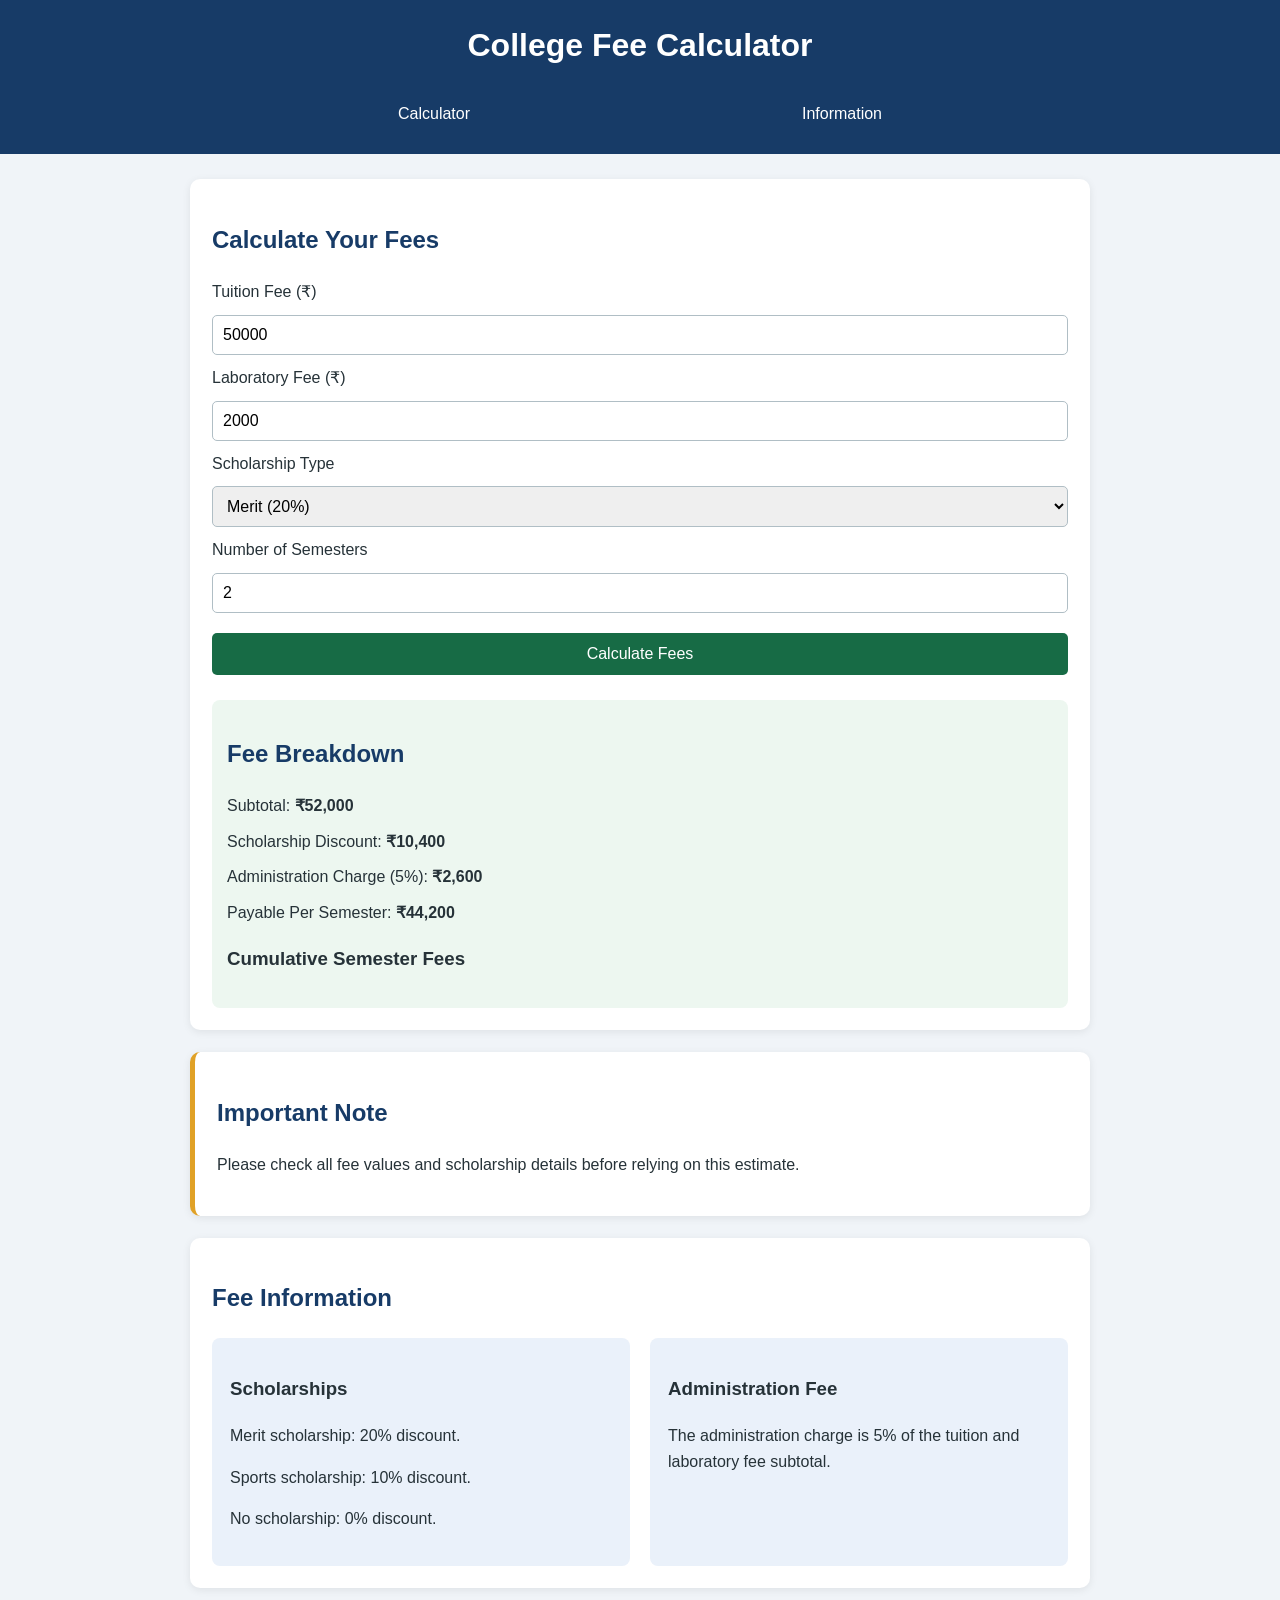
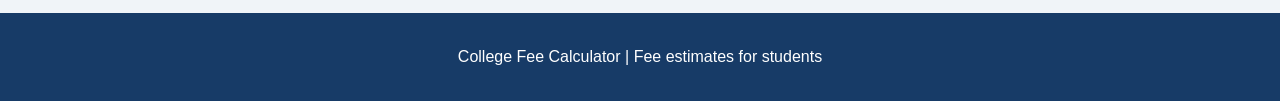
<file: 26CE059_dhanvi_PracticalTask-ODD-12-10-2026-Task-01/index.html>
<!DOCTYPE html>
<html lang="en">
<head>
    <meta charset="UTF-8">
    <meta name="viewport" content="width=device-width, initial-scale=1.0">
    <title>College Fee Calculator</title>
    <link rel="stylesheet" href="style.css">
</head>
<body>
    <header>
        <h1 id="main-heading">College Fee Calculator</h1>

        <nav>
            <a href="#calculator">Calculator</a>
            <a href="#information">Information</a>
        </nav>
    </header>

    <main>
        <section id="calculator">
            <h2>Calculate Your Fees</h2>

            <form id="fee-form">
                <label for="tuition">Tuition Fee (₹)</label>
                <input type="number" id="tuiton"  value="50000" required>

                <label for="lab">Laboratory Fee (₹)</label>
                <input type="number" id="lab"  value="2000" required>

                <label for="scholarship">Scholarship Type</label>
                <select id="scholarship">
                    <option value="Merit">Merit (20%)</option>
                    <option value="Sports">Sports (10%)</option>
                    <option value="None">None (0%)</option>
                </select>

                <label for="semesters">Number of Semesters</label>
                <input type="number" id="semesters" value="2" required>

                <button type="submit">Calculate Fees</button>
            </form>

            <section id="results" >
                <h2>Fee Breakdown</h2>
                <p>Subtotal: <strong id="subtotal">₹52,000</strong></p>
                <p>Scholarship Discount: <strong id="discount">₹10,400</strong></p>
                <p>Administration Charge (5%): <strong id="admin">₹2,600</strong></p>
                <p>Payable Per Semester: <strong id="payable">₹44,200</strong></p>

                <h3>Cumulative Semester Fees</h3>
                <ul id="breakdown"></ul>
            </section>
        </section>

        <aside>
            <h2>Important Note</h2>
            <p>Please check all fee values and scholarship details before relying on this estimate.</p>
        </aside>

        <section id="information">
            <h2>Fee Information</h2>

            <div class="card-container">
                <article class="card">
                    <h3>Scholarships</h3>
                    <p>Merit scholarship: 20% discount.</p>
                    <p>Sports scholarship: 10% discount.</p>
                    <p>No scholarship: 0% discount.</p>
                </article>

                <article class="card">
                    <h3>Administration Fee</h3>
                    <p>The administration charge is 5% of the tuition and laboratory fee subtotal.</p>
                </article>
            </div>
        </section>
    </main>

    <footer>
        <p>College Fee Calculator | Fee estimates for students</p>
    </footer>

    <script src="script.js"></script>
</body>
</html>
</file>
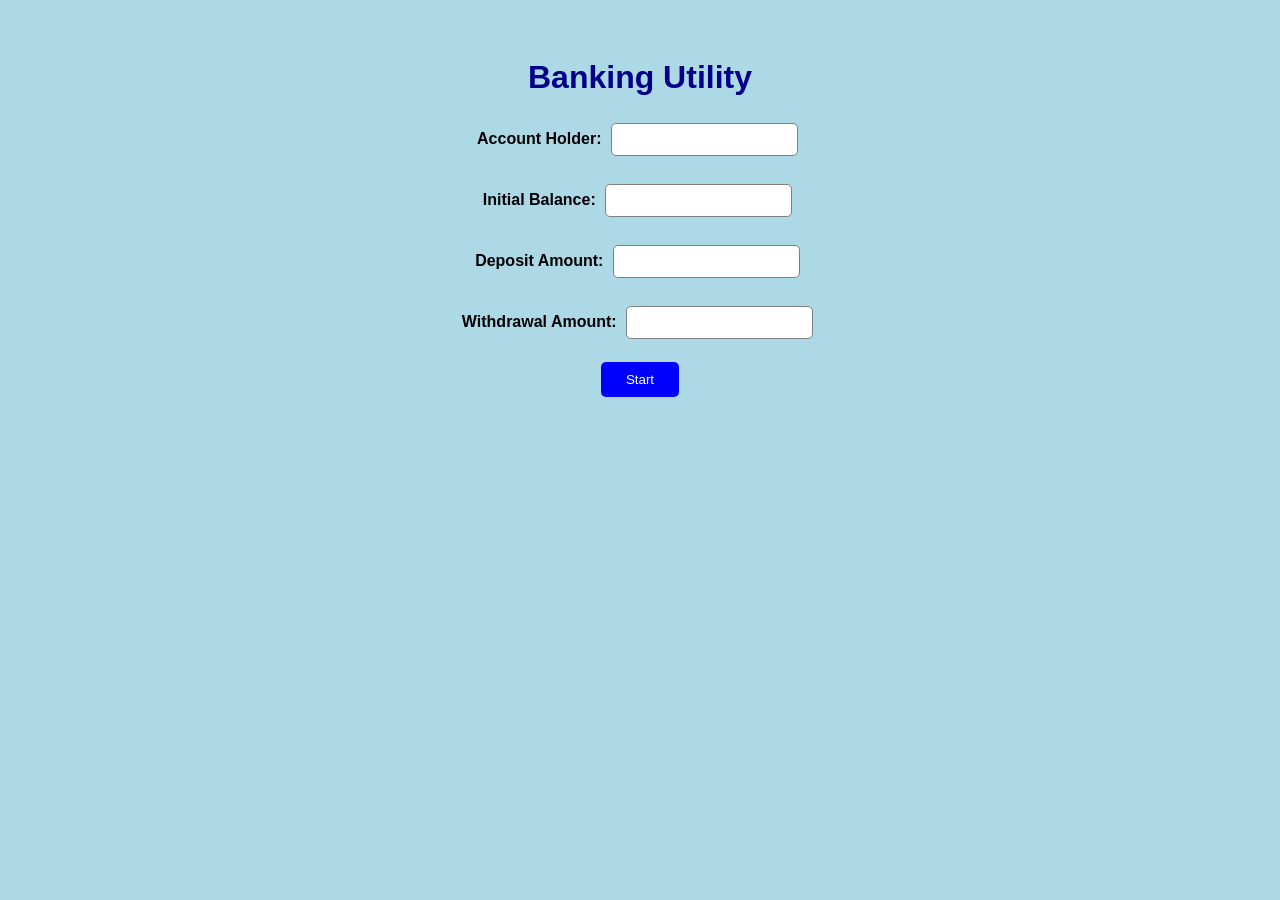
<file: pract3/index.html>
<!DOCTYPE html>
<html lang="en">

<head>
    <meta charset="UTF-8">
    <meta name="viewport" content="width=device-width, initial-scale=1.0">

    <title>Banking Utility</title>

    <link rel="stylesheet" href="style.css">
</head>

<body>

    <h1>Banking Utility</h1>

    <!-- Account Holder -->
    <label for="name">Account Holder:</label>
    <input type="text" id="name">

    <br><br>

    <!-- Initial Balance -->
    <label for="balance">Initial Balance:</label>
    <input type="number" id="balance">

    <br><br>

    <!-- Deposit Amount -->
    <label for="deposit">Deposit Amount:</label>
    <input type="number" id="deposit">

    <br><br>

    <!-- Withdrawal Amount -->
    <label for="withdrawal">Withdrawal Amount:</label>
    <input type="number" id="withdrawal">

    <br><br>

    <!-- Start Banking Operation -->
    <button onclick="startBanking()">Start</button>

    <br><br>

    <!-- JavaScript Output -->
    <div id="result"></div>

    <!-- External JavaScript File -->
    <script src="script.js"></script>

</body>

</html>
</file>
<file: 26CE059_dhanvi_PracticalTask-ODD-12-10-2026-Task-01/style.css>
/* S3: Correct CSS background-color syntax */
body {
    background-color: #f0f4f8;
    font-family: Arial, sans-serif;
    margin: 0;
    color: #263238;
    line-height: 1.6;
}

header {
    background-color: #173b67;
    color: white;
    padding: 20px;
    text-align: center;
}

/* S4: Selector matches the existing HTML ID */
#main-heading {
    color: white;
    margin-top: 0;
}

nav {
    display: flex;
    justify-content: space-between;
    gap: 20px;
    max-width: 500px;
    margin: 0 auto;
}

nav a {
    color: white;
    text-decoration: none;
    padding: 8px;
}

nav a:hover {
    text-decoration: underline;
}

main {
    max-width: 900px;
    margin: 25px auto;
    padding: 0 20px;
}

#calculator,
#information,
aside {
    background-color: white;
    padding: 22px;
    margin-bottom: 22px;
    border-radius: 10px;
    box-shadow: 0 2px 8px rgba(0, 0, 0, 0.08);
}

h2 {
    color: #173b67;
}

form {
    display: flex;
    flex-direction: column;
    gap: 10px;
}

input,
select {
    padding: 10px;
    border: 1px solid #b0bec5;
    border-radius: 5px;
    font-size: 16px;
    width: 100%;
    box-sizing: border-box;
}

button {
    background-color: #176b45;
    color: white;
    padding: 12px;
    border: none;
    border-radius: 5px;
    cursor: pointer;
    font-size: 16px;
    margin-top: 10px;
}

button:hover {
    background-color: #105235;
}

#results {
    margin-top: 25px;
    padding: 15px;
    background-color: #edf7f0;
    border-radius: 8px;
    overflow-wrap: anywhere;
}

#results p {
    margin: 10px 0;
}

.card-container {
    /* M4: Two equal columns using CSS Grid */
    display: grid;
    grid-template-columns: repeat(2, 1fr);
    gap: 20px;
}

.card {
    background-color: #eaf1fa;
    padding: 18px;
    border-radius: 8px;
    overflow-wrap: anywhere;
}

aside {
    border-left: 5px solid #e0a126;
}

footer {
    background-color: #173b67;
    color: white;
    padding: 15px;
    text-align: center;
}

/* M5: Responsive mobile layout */
@media screen and (max-width: 600px) {
    nav {
        flex-direction: column;
        align-items: center;
        gap: 5px;
    }

    .card-container {
        grid-template-columns: 1fr;
    }

    main {
        padding: 0 12px;
        margin: 15px auto;
    }

    #calculator,
    #information,
    aside {
        padding: 15px;
    }
}
</file>
<file: pract3/style.css>
body {
    font-family: Arial, sans-serif;
    background-color: lightblue;
    text-align: center;
    padding: 30px;
}

h1 {
    color: darkblue;
}

label {
    font-size: 16px;
    font-weight: bold;
}

input {
    padding: 8px;
    margin: 5px;
    border: 1px solid gray;
    border-radius: 5px;
}

button {
    background-color: blue;
    color: white;
    padding: 10px 25px;
    border: none;
    border-radius: 5px;
    cursor: pointer;
}

button:hover {
    background-color: rgb(0, 123, 139);
}

#result {
    margin-top: 20px;
    color: green;
    font-weight: bold;
}
</file>
